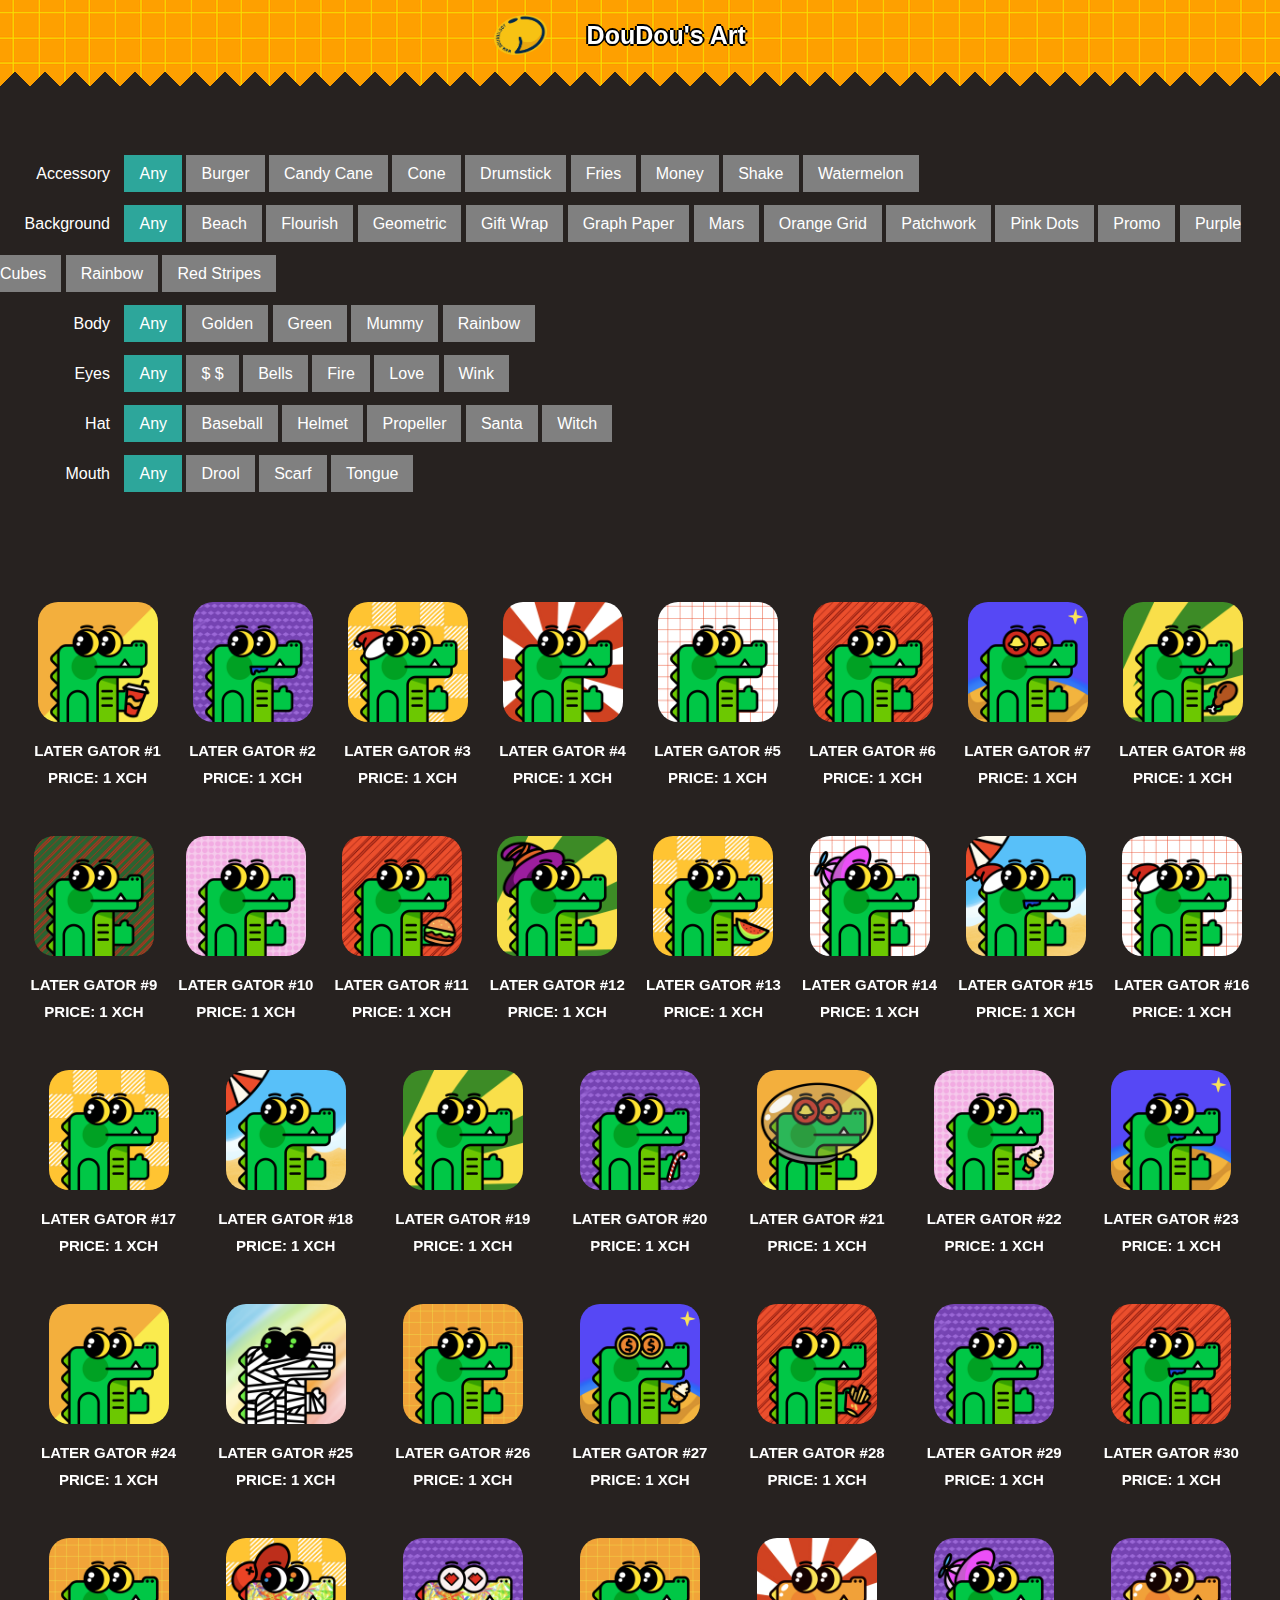
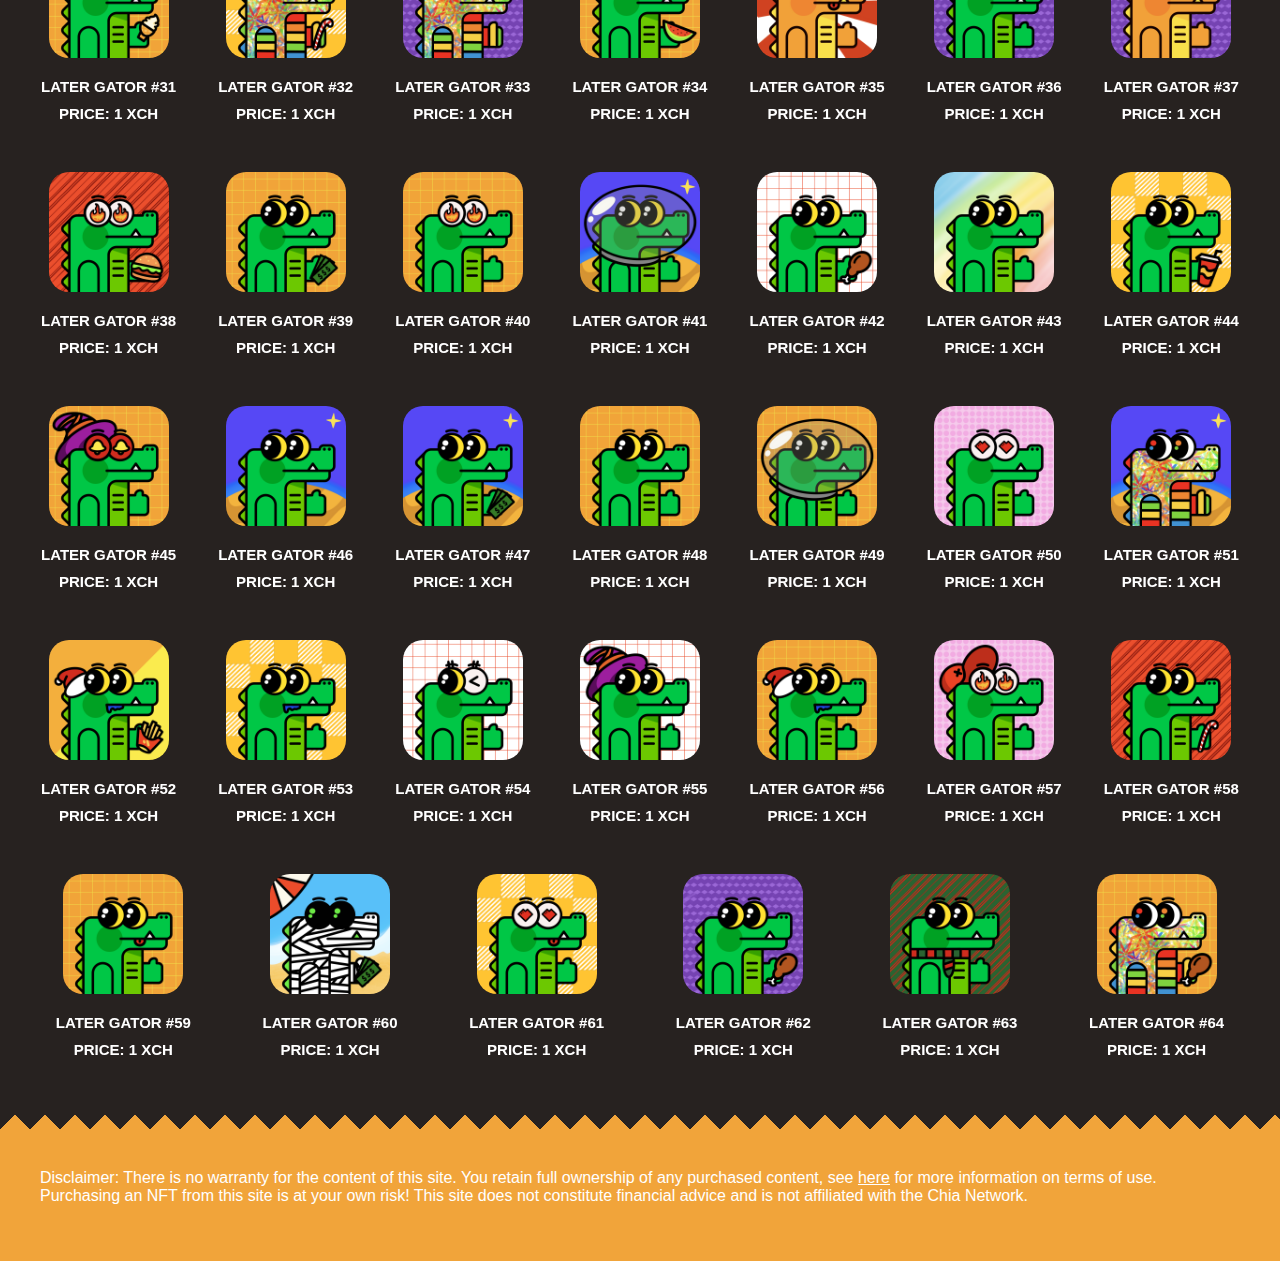
<file: docs/gators/index.html>
<!DOCTYPE html>
<html lang="en">
    <head>
        <meta charset="UTF-8">
        <meta name="viewport" content="width=device-width, initial-scale=1.0">
        <title>Later Gators - by Doudou</title>
        <link rel="stylesheet" href="../style.css">
    </head>
    <body>
        <div class="container">
            <div class="section header mini" id="first">
                <img src="../img/logo.png" alt="logo"><br />
                <div>DouDou's Art</div>
            </div>
            <br /><br /><br />
            <span class='trait'>Accessory</span>
<input type="radio" id="Accessory-All" name="cats-Accessory" value="All" checked>
<label for="Accessory-All">Any</label>
<input type="radio" id="Accessory-Burger" name="cats-Accessory" value="Accessory-Burger">
<label for="Accessory-Burger">Burger</label>
<input type="radio" id="Accessory-Candy_Cane" name="cats-Accessory" value="Accessory-Candy_Cane">
<label for="Accessory-Candy_Cane">Candy Cane</label>
<input type="radio" id="Accessory-Cone" name="cats-Accessory" value="Accessory-Cone">
<label for="Accessory-Cone">Cone</label>
<input type="radio" id="Accessory-Drumstick" name="cats-Accessory" value="Accessory-Drumstick">
<label for="Accessory-Drumstick">Drumstick</label>
<input type="radio" id="Accessory-Fries" name="cats-Accessory" value="Accessory-Fries">
<label for="Accessory-Fries">Fries</label>
<input type="radio" id="Accessory-Money" name="cats-Accessory" value="Accessory-Money">
<label for="Accessory-Money">Money</label>
<input type="radio" id="Accessory-Shake" name="cats-Accessory" value="Accessory-Shake">
<label for="Accessory-Shake">Shake</label>
<input type="radio" id="Accessory-Watermelon" name="cats-Accessory" value="Accessory-Watermelon">
<label for="Accessory-Watermelon">Watermelon</label>
<br/>
<span class='trait'>Background</span>
<input type="radio" id="Background-All" name="cats-Background" value="All" checked>
<label for="Background-All">Any</label>
<input type="radio" id="Background-Beach" name="cats-Background" value="Background-Beach">
<label for="Background-Beach">Beach</label>
<input type="radio" id="Background-Flourish" name="cats-Background" value="Background-Flourish">
<label for="Background-Flourish">Flourish</label>
<input type="radio" id="Background-Geometric" name="cats-Background" value="Background-Geometric">
<label for="Background-Geometric">Geometric</label>
<input type="radio" id="Background-Gift_Wrap" name="cats-Background" value="Background-Gift_Wrap">
<label for="Background-Gift_Wrap">Gift Wrap</label>
<input type="radio" id="Background-Graph_Paper" name="cats-Background" value="Background-Graph_Paper">
<label for="Background-Graph_Paper">Graph Paper</label>
<input type="radio" id="Background-Mars" name="cats-Background" value="Background-Mars">
<label for="Background-Mars">Mars</label>
<input type="radio" id="Background-Orange_Grid" name="cats-Background" value="Background-Orange_Grid">
<label for="Background-Orange_Grid">Orange Grid</label>
<input type="radio" id="Background-Patchwork" name="cats-Background" value="Background-Patchwork">
<label for="Background-Patchwork">Patchwork</label>
<input type="radio" id="Background-Pink_Dots" name="cats-Background" value="Background-Pink_Dots">
<label for="Background-Pink_Dots">Pink Dots</label>
<input type="radio" id="Background-Promo" name="cats-Background" value="Background-Promo">
<label for="Background-Promo">Promo</label>
<input type="radio" id="Background-Purple_Cubes" name="cats-Background" value="Background-Purple_Cubes">
<label for="Background-Purple_Cubes">Purple Cubes</label>
<input type="radio" id="Background-Rainbow" name="cats-Background" value="Background-Rainbow">
<label for="Background-Rainbow">Rainbow</label>
<input type="radio" id="Background-Red_Stripes" name="cats-Background" value="Background-Red_Stripes">
<label for="Background-Red_Stripes">Red Stripes</label>
<br/>
<span class='trait'>Body</span>
<input type="radio" id="Body-All" name="cats-Body" value="All" checked>
<label for="Body-All">Any</label>
<input type="radio" id="Body-Golden" name="cats-Body" value="Body-Golden">
<label for="Body-Golden">Golden</label>
<input type="radio" id="Body-Green" name="cats-Body" value="Body-Green">
<label for="Body-Green">Green</label>
<input type="radio" id="Body-Mummy" name="cats-Body" value="Body-Mummy">
<label for="Body-Mummy">Mummy</label>
<input type="radio" id="Body-Rainbow" name="cats-Body" value="Body-Rainbow">
<label for="Body-Rainbow">Rainbow</label>
<br/>
<span class='trait'>Eyes</span>
<input type="radio" id="Eyes-All" name="cats-Eyes" value="All" checked>
<label for="Eyes-All">Any</label>
<input type="radio" id="Eyes-$_$" name="cats-Eyes" value="Eyes-$_$">
<label for="Eyes-$_$">$ $</label>
<input type="radio" id="Eyes-Bells" name="cats-Eyes" value="Eyes-Bells">
<label for="Eyes-Bells">Bells</label>
<input type="radio" id="Eyes-Fire" name="cats-Eyes" value="Eyes-Fire">
<label for="Eyes-Fire">Fire</label>
<input type="radio" id="Eyes-Love" name="cats-Eyes" value="Eyes-Love">
<label for="Eyes-Love">Love</label>
<input type="radio" id="Eyes-Wink" name="cats-Eyes" value="Eyes-Wink">
<label for="Eyes-Wink">Wink</label>
<br/>
<span class='trait'>Hat</span>
<input type="radio" id="Hat-All" name="cats-Hat" value="All" checked>
<label for="Hat-All">Any</label>
<input type="radio" id="Hat-Baseball" name="cats-Hat" value="Hat-Baseball">
<label for="Hat-Baseball">Baseball</label>
<input type="radio" id="Hat-Helmet" name="cats-Hat" value="Hat-Helmet">
<label for="Hat-Helmet">Helmet</label>
<input type="radio" id="Hat-Propeller" name="cats-Hat" value="Hat-Propeller">
<label for="Hat-Propeller">Propeller</label>
<input type="radio" id="Hat-Santa" name="cats-Hat" value="Hat-Santa">
<label for="Hat-Santa">Santa</label>
<input type="radio" id="Hat-Witch" name="cats-Hat" value="Hat-Witch">
<label for="Hat-Witch">Witch</label>
<br/>
<span class='trait'>Mouth</span>
<input type="radio" id="Mouth-All" name="cats-Mouth" value="All" checked>
<label for="Mouth-All">Any</label>
<input type="radio" id="Mouth-Drool" name="cats-Mouth" value="Mouth-Drool">
<label for="Mouth-Drool">Drool</label>
<input type="radio" id="Mouth-Scarf" name="cats-Mouth" value="Mouth-Scarf">
<label for="Mouth-Scarf">Scarf</label>
<input type="radio" id="Mouth-Tongue" name="cats-Mouth" value="Mouth-Tongue">
<label for="Mouth-Tongue">Tongue</label>
<br/>
<br/><style>
[value="All"]:checked ~ .posts .post:not([data-category~="All"]),
[value="Accessory-Burger"]:checked ~ .posts .post:not([data-category~="Accessory-Burger"]),
[value="Accessory-Candy_Cane"]:checked ~ .posts .post:not([data-category~="Accessory-Candy_Cane"]),
[value="Accessory-Cone"]:checked ~ .posts .post:not([data-category~="Accessory-Cone"]),
[value="Accessory-Drumstick"]:checked ~ .posts .post:not([data-category~="Accessory-Drumstick"]),
[value="Accessory-Fries"]:checked ~ .posts .post:not([data-category~="Accessory-Fries"]),
[value="Accessory-Money"]:checked ~ .posts .post:not([data-category~="Accessory-Money"]),
[value="Accessory-Shake"]:checked ~ .posts .post:not([data-category~="Accessory-Shake"]),
[value="Accessory-Watermelon"]:checked ~ .posts .post:not([data-category~="Accessory-Watermelon"]),
[value="Background-Beach"]:checked ~ .posts .post:not([data-category~="Background-Beach"]),
[value="Background-Flourish"]:checked ~ .posts .post:not([data-category~="Background-Flourish"]),
[value="Background-Geometric"]:checked ~ .posts .post:not([data-category~="Background-Geometric"]),
[value="Background-Gift_Wrap"]:checked ~ .posts .post:not([data-category~="Background-Gift_Wrap"]),
[value="Background-Graph_Paper"]:checked ~ .posts .post:not([data-category~="Background-Graph_Paper"]),
[value="Background-Mars"]:checked ~ .posts .post:not([data-category~="Background-Mars"]),
[value="Background-Orange_Grid"]:checked ~ .posts .post:not([data-category~="Background-Orange_Grid"]),
[value="Background-Patchwork"]:checked ~ .posts .post:not([data-category~="Background-Patchwork"]),
[value="Background-Pink_Dots"]:checked ~ .posts .post:not([data-category~="Background-Pink_Dots"]),
[value="Background-Promo"]:checked ~ .posts .post:not([data-category~="Background-Promo"]),
[value="Background-Purple_Cubes"]:checked ~ .posts .post:not([data-category~="Background-Purple_Cubes"]),
[value="Background-Rainbow"]:checked ~ .posts .post:not([data-category~="Background-Rainbow"]),
[value="Background-Red_Stripes"]:checked ~ .posts .post:not([data-category~="Background-Red_Stripes"]),
[value="Body-Golden"]:checked ~ .posts .post:not([data-category~="Body-Golden"]),
[value="Body-Green"]:checked ~ .posts .post:not([data-category~="Body-Green"]),
[value="Body-Mummy"]:checked ~ .posts .post:not([data-category~="Body-Mummy"]),
[value="Body-Rainbow"]:checked ~ .posts .post:not([data-category~="Body-Rainbow"]),
[value="Eyes-$_$"]:checked ~ .posts .post:not([data-category~="Eyes-$_$"]),
[value="Eyes-Bells"]:checked ~ .posts .post:not([data-category~="Eyes-Bells"]),
[value="Eyes-Fire"]:checked ~ .posts .post:not([data-category~="Eyes-Fire"]),
[value="Eyes-Love"]:checked ~ .posts .post:not([data-category~="Eyes-Love"]),
[value="Eyes-Wink"]:checked ~ .posts .post:not([data-category~="Eyes-Wink"]),
[value="Hat-Baseball"]:checked ~ .posts .post:not([data-category~="Hat-Baseball"]),
[value="Hat-Helmet"]:checked ~ .posts .post:not([data-category~="Hat-Helmet"]),
[value="Hat-Propeller"]:checked ~ .posts .post:not([data-category~="Hat-Propeller"]),
[value="Hat-Santa"]:checked ~ .posts .post:not([data-category~="Hat-Santa"]),
[value="Hat-Witch"]:checked ~ .posts .post:not([data-category~="Hat-Witch"]),
[value="Mouth-Drool"]:checked ~ .posts .post:not([data-category~="Mouth-Drool"]),
[value="Mouth-Scarf"]:checked ~ .posts .post:not([data-category~="Mouth-Scarf"]),
[value="Mouth-Tongue"]:checked ~ .posts .post:not([data-category~="Mouth-Tongue"])
{ display: none; }
</style>

            <div id="third" class="listing_main section gater_prev posts">
                <div class="card post" data-category="All All Background-Geometric Body-Green Accessory-Shake">
    <img src="../gators/1.png" alt="Image of an alligator">
    <span>Later Gator #1</span>
    <span>Price: 1 XCH</span>
</div>
<div class="card post" data-category="All All Background-Purple_Cubes Body-Green Mouth-Drool">
    <img src="../gators/2.png" alt="Image of an alligator">
    <span>Later Gator #2</span>
    <span>Price: 1 XCH</span>
</div>
<div class="card post" data-category="All All Background-Patchwork Body-Green Hat-Santa">
    <img src="../gators/3.png" alt="Image of an alligator">
    <span>Later Gator #3</span>
    <span>Price: 1 XCH</span>
</div>
<div class="card post" data-category="All All Background-Promo Body-Green">
    <img src="../gators/4.png" alt="Image of an alligator">
    <span>Later Gator #4</span>
    <span>Price: 1 XCH</span>
</div>
<div class="card post" data-category="All All Background-Graph_Paper Body-Green">
    <img src="../gators/5.png" alt="Image of an alligator">
    <span>Later Gator #5</span>
    <span>Price: 1 XCH</span>
</div>
<div class="card post" data-category="All All Background-Red_Stripes Body-Green">
    <img src="../gators/6.png" alt="Image of an alligator">
    <span>Later Gator #6</span>
    <span>Price: 1 XCH</span>
</div>
<div class="card post" data-category="All All Background-Mars Body-Green Eyes-Bells">
    <img src="../gators/7.png" alt="Image of an alligator">
    <span>Later Gator #7</span>
    <span>Price: 1 XCH</span>
</div>
<div class="card post" data-category="All All Background-Flourish Body-Green Accessory-Drumstick Mouth-Tongue">
    <img src="../gators/8.png" alt="Image of an alligator">
    <span>Later Gator #8</span>
    <span>Price: 1 XCH</span>
</div>
<div class="card post" data-category="All All Background-Gift_Wrap Body-Green">
    <img src="../gators/9.png" alt="Image of an alligator">
    <span>Later Gator #9</span>
    <span>Price: 1 XCH</span>
</div>
<div class="card post" data-category="All All Background-Pink_Dots Body-Green">
    <img src="../gators/10.png" alt="Image of an alligator">
    <span>Later Gator #10</span>
    <span>Price: 1 XCH</span>
</div>
<div class="card post" data-category="All All Background-Red_Stripes Body-Green Accessory-Burger">
    <img src="../gators/11.png" alt="Image of an alligator">
    <span>Later Gator #11</span>
    <span>Price: 1 XCH</span>
</div>
<div class="card post" data-category="All All Background-Flourish Hat-Witch Body-Green">
    <img src="../gators/12.png" alt="Image of an alligator">
    <span>Later Gator #12</span>
    <span>Price: 1 XCH</span>
</div>
<div class="card post" data-category="All All Background-Patchwork Body-Green Accessory-Watermelon">
    <img src="../gators/13.png" alt="Image of an alligator">
    <span>Later Gator #13</span>
    <span>Price: 1 XCH</span>
</div>
<div class="card post" data-category="All All Background-Graph_Paper Hat-Propeller Body-Green">
    <img src="../gators/14.png" alt="Image of an alligator">
    <span>Later Gator #14</span>
    <span>Price: 1 XCH</span>
</div>
<div class="card post" data-category="All All Background-Beach Body-Green Mouth-Drool Hat-Santa">
    <img src="../gators/15.png" alt="Image of an alligator">
    <span>Later Gator #15</span>
    <span>Price: 1 XCH</span>
</div>
<div class="card post" data-category="All All Background-Graph_Paper Body-Green Hat-Santa">
    <img src="../gators/16.png" alt="Image of an alligator">
    <span>Later Gator #16</span>
    <span>Price: 1 XCH</span>
</div>
<div class="card post" data-category="All All Background-Patchwork Body-Green">
    <img src="../gators/17.png" alt="Image of an alligator">
    <span>Later Gator #17</span>
    <span>Price: 1 XCH</span>
</div>
<div class="card post" data-category="All All Background-Beach Body-Green">
    <img src="../gators/18.png" alt="Image of an alligator">
    <span>Later Gator #18</span>
    <span>Price: 1 XCH</span>
</div>
<div class="card post" data-category="All All Background-Flourish Body-Green">
    <img src="../gators/19.png" alt="Image of an alligator">
    <span>Later Gator #19</span>
    <span>Price: 1 XCH</span>
</div>
<div class="card post" data-category="All All Background-Purple_Cubes Body-Green Accessory-Candy_Cane">
    <img src="../gators/20.png" alt="Image of an alligator">
    <span>Later Gator #20</span>
    <span>Price: 1 XCH</span>
</div>
<div class="card post" data-category="All All Background-Geometric Body-Green Eyes-Bells Hat-Helmet">
    <img src="../gators/21.png" alt="Image of an alligator">
    <span>Later Gator #21</span>
    <span>Price: 1 XCH</span>
</div>
<div class="card post" data-category="All All Background-Pink_Dots Body-Green Accessory-Cone">
    <img src="../gators/22.png" alt="Image of an alligator">
    <span>Later Gator #22</span>
    <span>Price: 1 XCH</span>
</div>
<div class="card post" data-category="All All Background-Mars Body-Green Mouth-Drool">
    <img src="../gators/23.png" alt="Image of an alligator">
    <span>Later Gator #23</span>
    <span>Price: 1 XCH</span>
</div>
<div class="card post" data-category="All All Background-Geometric Body-Green">
    <img src="../gators/24.png" alt="Image of an alligator">
    <span>Later Gator #24</span>
    <span>Price: 1 XCH</span>
</div>
<div class="card post" data-category="All All Background-Rainbow Body-Mummy">
    <img src="../gators/25.png" alt="Image of an alligator">
    <span>Later Gator #25</span>
    <span>Price: 1 XCH</span>
</div>
<div class="card post" data-category="All All Background-Orange_Grid Body-Green">
    <img src="../gators/26.png" alt="Image of an alligator">
    <span>Later Gator #26</span>
    <span>Price: 1 XCH</span>
</div>
<div class="card post" data-category="All All Background-Mars Body-Green Accessory-Cone Eyes-$_$">
    <img src="../gators/27.png" alt="Image of an alligator">
    <span>Later Gator #27</span>
    <span>Price: 1 XCH</span>
</div>
<div class="card post" data-category="All All Background-Red_Stripes Body-Green Accessory-Fries">
    <img src="../gators/28.png" alt="Image of an alligator">
    <span>Later Gator #28</span>
    <span>Price: 1 XCH</span>
</div>
<div class="card post" data-category="All All Background-Purple_Cubes Body-Green">
    <img src="../gators/29.png" alt="Image of an alligator">
    <span>Later Gator #29</span>
    <span>Price: 1 XCH</span>
</div>
<div class="card post" data-category="All All Background-Red_Stripes Body-Green Mouth-Drool">
    <img src="../gators/30.png" alt="Image of an alligator">
    <span>Later Gator #30</span>
    <span>Price: 1 XCH</span>
</div>
<div class="card post" data-category="All All Background-Orange_Grid Body-Green Accessory-Cone">
    <img src="../gators/31.png" alt="Image of an alligator">
    <span>Later Gator #31</span>
    <span>Price: 1 XCH</span>
</div>
<div class="card post" data-category="All All Background-Patchwork Hat-Baseball Body-Rainbow Accessory-Candy_Cane">
    <img src="../gators/32.png" alt="Image of an alligator">
    <span>Later Gator #32</span>
    <span>Price: 1 XCH</span>
</div>
<div class="card post" data-category="All All Background-Purple_Cubes Body-Rainbow Eyes-Love">
    <img src="../gators/33.png" alt="Image of an alligator">
    <span>Later Gator #33</span>
    <span>Price: 1 XCH</span>
</div>
<div class="card post" data-category="All All Background-Orange_Grid Body-Green Accessory-Watermelon">
    <img src="../gators/34.png" alt="Image of an alligator">
    <span>Later Gator #34</span>
    <span>Price: 1 XCH</span>
</div>
<div class="card post" data-category="All All Background-Promo Body-Golden Mouth-Tongue">
    <img src="../gators/35.png" alt="Image of an alligator">
    <span>Later Gator #35</span>
    <span>Price: 1 XCH</span>
</div>
<div class="card post" data-category="All All Background-Purple_Cubes Hat-Propeller Body-Green">
    <img src="../gators/36.png" alt="Image of an alligator">
    <span>Later Gator #36</span>
    <span>Price: 1 XCH</span>
</div>
<div class="card post" data-category="All All Background-Purple_Cubes Body-Golden">
    <img src="../gators/37.png" alt="Image of an alligator">
    <span>Later Gator #37</span>
    <span>Price: 1 XCH</span>
</div>
<div class="card post" data-category="All All Background-Red_Stripes Body-Green Accessory-Burger Eyes-Fire">
    <img src="../gators/38.png" alt="Image of an alligator">
    <span>Later Gator #38</span>
    <span>Price: 1 XCH</span>
</div>
<div class="card post" data-category="All All Background-Orange_Grid Body-Green Accessory-Money">
    <img src="../gators/39.png" alt="Image of an alligator">
    <span>Later Gator #39</span>
    <span>Price: 1 XCH</span>
</div>
<div class="card post" data-category="All All Background-Orange_Grid Body-Green Eyes-Fire">
    <img src="../gators/40.png" alt="Image of an alligator">
    <span>Later Gator #40</span>
    <span>Price: 1 XCH</span>
</div>
<div class="card post" data-category="All All Background-Mars Body-Green Hat-Helmet">
    <img src="../gators/41.png" alt="Image of an alligator">
    <span>Later Gator #41</span>
    <span>Price: 1 XCH</span>
</div>
<div class="card post" data-category="All All Background-Graph_Paper Body-Green Accessory-Drumstick">
    <img src="../gators/42.png" alt="Image of an alligator">
    <span>Later Gator #42</span>
    <span>Price: 1 XCH</span>
</div>
<div class="card post" data-category="All All Background-Rainbow Body-Green">
    <img src="../gators/43.png" alt="Image of an alligator">
    <span>Later Gator #43</span>
    <span>Price: 1 XCH</span>
</div>
<div class="card post" data-category="All All Background-Patchwork Body-Green Accessory-Shake">
    <img src="../gators/44.png" alt="Image of an alligator">
    <span>Later Gator #44</span>
    <span>Price: 1 XCH</span>
</div>
<div class="card post" data-category="All All Background-Orange_Grid Hat-Witch Body-Green Eyes-Bells">
    <img src="../gators/45.png" alt="Image of an alligator">
    <span>Later Gator #45</span>
    <span>Price: 1 XCH</span>
</div>
<div class="card post" data-category="All All Background-Mars Body-Green">
    <img src="../gators/46.png" alt="Image of an alligator">
    <span>Later Gator #46</span>
    <span>Price: 1 XCH</span>
</div>
<div class="card post" data-category="All All Background-Mars Body-Green Accessory-Money">
    <img src="../gators/47.png" alt="Image of an alligator">
    <span>Later Gator #47</span>
    <span>Price: 1 XCH</span>
</div>
<div class="card post" data-category="All All Background-Orange_Grid Body-Green">
    <img src="../gators/48.png" alt="Image of an alligator">
    <span>Later Gator #48</span>
    <span>Price: 1 XCH</span>
</div>
<div class="card post" data-category="All All Background-Orange_Grid Body-Green Hat-Helmet">
    <img src="../gators/49.png" alt="Image of an alligator">
    <span>Later Gator #49</span>
    <span>Price: 1 XCH</span>
</div>
<div class="card post" data-category="All All Background-Pink_Dots Body-Green Eyes-Love">
    <img src="../gators/50.png" alt="Image of an alligator">
    <span>Later Gator #50</span>
    <span>Price: 1 XCH</span>
</div>
<div class="card post" data-category="All All Background-Mars Body-Rainbow">
    <img src="../gators/51.png" alt="Image of an alligator">
    <span>Later Gator #51</span>
    <span>Price: 1 XCH</span>
</div>
<div class="card post" data-category="All All Background-Geometric Body-Green Accessory-Fries Mouth-Drool Hat-Santa">
    <img src="../gators/52.png" alt="Image of an alligator">
    <span>Later Gator #52</span>
    <span>Price: 1 XCH</span>
</div>
<div class="card post" data-category="All All Background-Patchwork Body-Green Mouth-Drool">
    <img src="../gators/53.png" alt="Image of an alligator">
    <span>Later Gator #53</span>
    <span>Price: 1 XCH</span>
</div>
<div class="card post" data-category="All All Background-Graph_Paper Body-Green Eyes-Wink">
    <img src="../gators/54.png" alt="Image of an alligator">
    <span>Later Gator #54</span>
    <span>Price: 1 XCH</span>
</div>
<div class="card post" data-category="All All Background-Graph_Paper Hat-Witch Body-Green">
    <img src="../gators/55.png" alt="Image of an alligator">
    <span>Later Gator #55</span>
    <span>Price: 1 XCH</span>
</div>
<div class="card post" data-category="All All Background-Orange_Grid Body-Green Mouth-Drool Hat-Santa">
    <img src="../gators/56.png" alt="Image of an alligator">
    <span>Later Gator #56</span>
    <span>Price: 1 XCH</span>
</div>
<div class="card post" data-category="All All Background-Pink_Dots Hat-Baseball Body-Green Eyes-Fire">
    <img src="../gators/57.png" alt="Image of an alligator">
    <span>Later Gator #57</span>
    <span>Price: 1 XCH</span>
</div>
<div class="card post" data-category="All All Background-Red_Stripes Body-Green Accessory-Candy_Cane">
    <img src="../gators/58.png" alt="Image of an alligator">
    <span>Later Gator #58</span>
    <span>Price: 1 XCH</span>
</div>
<div class="card post" data-category="All All Background-Orange_Grid Body-Green Mouth-Tongue">
    <img src="../gators/59.png" alt="Image of an alligator">
    <span>Later Gator #59</span>
    <span>Price: 1 XCH</span>
</div>
<div class="card post" data-category="All All Background-Beach Body-Mummy Accessory-Money">
    <img src="../gators/60.png" alt="Image of an alligator">
    <span>Later Gator #60</span>
    <span>Price: 1 XCH</span>
</div>
<div class="card post" data-category="All All Background-Patchwork Body-Green Eyes-Love Mouth-Tongue">
    <img src="../gators/61.png" alt="Image of an alligator">
    <span>Later Gator #61</span>
    <span>Price: 1 XCH</span>
</div>
<div class="card post" data-category="All All Background-Purple_Cubes Body-Green Accessory-Drumstick">
    <img src="../gators/62.png" alt="Image of an alligator">
    <span>Later Gator #62</span>
    <span>Price: 1 XCH</span>
</div>
<div class="card post" data-category="All All Background-Gift_Wrap Body-Green Mouth-Scarf">
    <img src="../gators/63.png" alt="Image of an alligator">
    <span>Later Gator #63</span>
    <span>Price: 1 XCH</span>
</div>
<div class="card post" data-category="All All Background-Orange_Grid Body-Rainbow Accessory-Drumstick">
    <img src="../gators/64.png" alt="Image of an alligator">
    <span>Later Gator #64</span>
    <span>Price: 1 XCH</span>
</div>
            </div>

            <div class="green_foot footer">
                <p>
                    Disclaimer: There is no warranty for the content of this site.
                    You retain full ownership of any purchased content, see <a href="https://doudou.soy/terms">here</a> for more information on terms of use.
                    Purchasing an NFT from this site is at your own risk! This site does not constitute financial advice and is not affiliated with the Chia Network.
                </p>   
            </div>
        </div>
    </body>
</html>
</file>
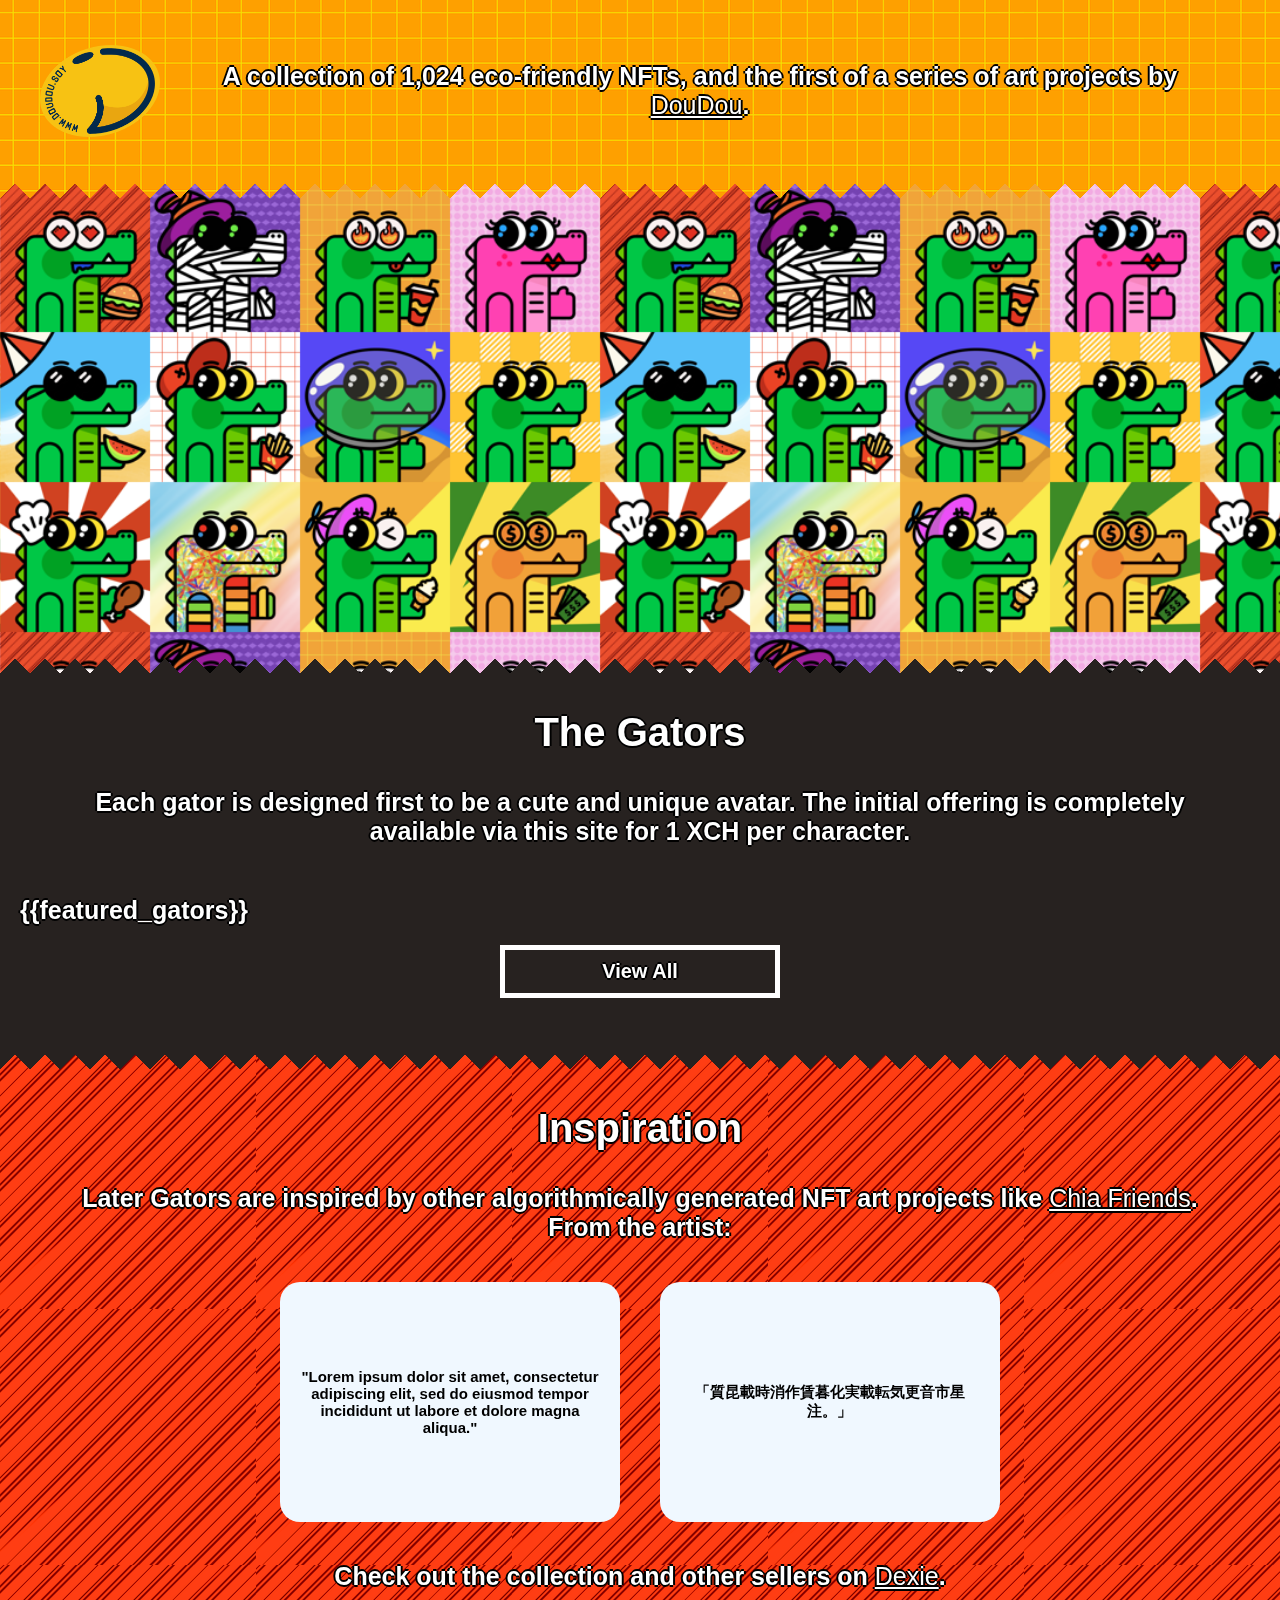
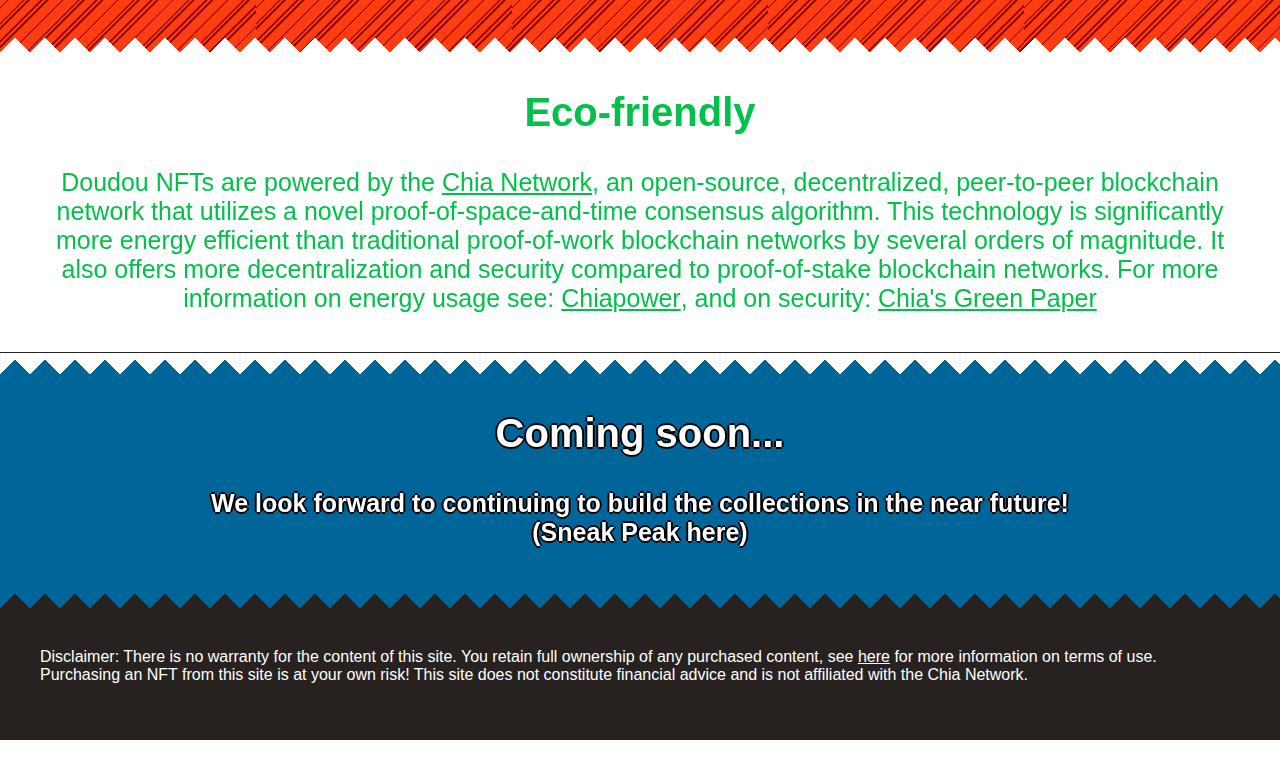
<file: docs/home.html>
<!DOCTYPE html>
<html lang="en">
    <head>
        <meta charset="UTF-8">
        <meta name="viewport" content="width=device-width, initial-scale=1.0">
        <title>Later Gators - by Doudou</title>
        <link rel="stylesheet" href="style.css">
    </head>
    <body>
        <div class="container">
            <div class="section header" id="first">
                <!-- <h2>Doudou Art</h2> -->
                <img src="img/logo.png" alt="logo"><br />
                <div>
                    A collection of 1,024 eco-friendly NFTs, and the first of a series of art projects by <a target="_blank" href="https://twitter.com/doudousoy">DouDou</a>.
                </div>
            </div>
            <div class="section content" id="second">
            </div>
            <div class="section content" id="third">
                <div class="inner">
                    <h2>The Gators</h2>
                    <div class="prev">
                        Each gator is designed first to be a cute and unique avatar. The initial offering is completely available via this site for 1 XCH per character.
                    </div>
                    <div class="gater_prev">
                        {{featured_gators}}
                    </div>
                    <a href="gators" class="g_button">
                        View All
                    </a>
                </div>
            </div>
            <div class="section more_info" id="fourth">
                <div class="inner">
                    <h2>Inspiration</h2>
                    <div>
                        Later Gators are inspired by other algorithmically generated NFT art projects like <a href="https://chiafriends.xyz">Chia Friends</a>.</div>
                        From the artist:
                    <div class="from_art">
                        <p>
                            "Lorem ipsum dolor sit amet, consectetur adipiscing elit, sed do eiusmod tempor incididunt ut labore et dolore magna aliqua."
                        </p>
                        <p>
                            「質昆載時消作賃暮化実載転気更音市星注。」
                        </p>
                    </div>
                    <div>Check out the collection and other sellers on <a href="https://dexie.space">Dexie</a>.
                    </div>
                </div>
            </div>
            <div class="section" id="fifth">
                <div class="inner">
                    <h2>Eco-friendly</h2>
                    <div>
                        Doudou NFTs are powered by the <a href="https://chia.net">Chia Network</a>, an open-source, decentralized, peer-to-peer blockchain network that utilizes a novel proof-of-space-and-time consensus algorithm. This technology is significantly more energy efficient than traditional proof-of-work blockchain networks by several orders of magnitude. It also offers more decentralization and security compared to proof-of-stake blockchain networks. For more information on energy usage see: <a href="https://chiapower.org/">Chiapower</a>, and on security: <a href="https://www.chia.net/greenpaper/">Chia's Green Paper</a>
                    </div>
                    <!-- <h2>On-Chain Royalties</h2>
                    <div>
                        (Some info about this), going back to the project, and secured via the Chia NFT1 standard.
                    </div> -->
                </div>
            </div>
            <div class="section next_col" id="sixth">
                <div class="inner">
                    <h2>Coming soon...</h2>
                    <div>
                        We look forward to continuing to build the collections in the near future!</div>
                    (Sneak Peak here)
                    </div>
                </div>
            </div>
            <div class="footer">
                <p>
                    Disclaimer: There is no warranty for the content of this site.
                    You retain full ownership of any purchased content, see <a href="https://doudou.soy/terms">here</a> for more information on terms of use.
                    Purchasing an NFT from this site is at your own risk! This site does not constitute financial advice and is not affiliated with the Chia Network.
                </p>   
            </div>
        </div>
    </body>
</html>
</file>
<file: docs/style.css>
html {
    font-size: 100%;
    -webkit-text-size-adjust: 100%;
    -ms-text-size-adjust: 100%;
    margin: 0;
    padding: 0;
}

body {
    /* background-color: aqua; */
    font-family: Arial, Helvetica, sans-serif;
    margin: 0;
}

a {
    /* color: #006699; */
    color: white;
    font-weight: 200;
    /* text-decoration: none; */
}

.header {

}

#first {
    background: url("img/Background-2.png");
    /* background-color: #006699; */
    background-repeat: repeat;
    z-index: 6;
    padding: 40px;
    padding-top: 70px;
    padding-bottom: 70px;
}

#first div {
    padding-left: 40px;
    padding-right: 40px;
}

#first img {
    width: 120px;
    height: auto;
}

#second {
    background: url("img/originals.png");
    background-size: 600px 450px;
    z-index: 5;
    min-height: 500px;
}

#third {
    z-index: 4;
    padding-left: 20px;
    padding-right: 20px;
}

#fourth {
    background: url("img/Background-7.png");
    background-repeat: repeat;
    z-index: 3;
}

#fifth {
    color: #03c04a;
    background-color: white;
    z-index: 2;
    font-weight: 400;
    text-shadow: none;
}

#fifth a {
    color: #03c04a;
}

@media screen and (max-width: 500px) {
    #second {
        background-size: 300px 225px;
    }
    #fifth {
        font-size: 18px;
    }
    #first {
        padding-left: 20px;
        padding-right: 20px;
        font-size: 20px;
    }
    #first div {
        padding-left: 0px;
        padding-right: 0px;
    }
    #first img {
        width: 100px;
        padding-right: 10px;
    }
    #second {
        height: 400px;
        min-height: 400px;
    }
}

#sixth {
    background-color: #006699;
    z-index: 1;
}


.section {
    padding: 40px;
    padding-top: 20px;
    padding-bottom: 70px;

    /* -webkit-text-stroke: 1px black; width and color */
    text-align: center;
    box-sizing: border-box;
    /* padding: 40px; */
    width: 100%;
    min-height: 200px;
    position: relative;
   background: #272220;
   color: white;
   font-size: 25px;
   display:flex;
    justify-content: center;
    align-items:center;
    font-weight: 800;
    /* text-shadow: 2px 4px 3px rgba(0,0,0,0.3); */
    text-shadow: 2px 0 0 #000, 0 -2px 0 #000, 0 2px 0 #000, -2px 0 0 #000;

}

.section h2 {
    font-size: 40px;
    font-weight: 600;
}

.section {
    margin-top: -25px;
    -webkit-mask-image: linear-gradient(0deg, transparent 30px, white 30px), linear-gradient(-135deg, white 15px, transparent 15px), linear-gradient(135deg, white 15px, transparent 15px);
    -webkit-mask-position: left bottom;
    -webkit-mask-repeat: repeat-x;
    -webkit-mask-size: 100% 100%, 30px 30px, 30px 30px;
    background-size: cover;
  }

  .footer {
    background: #272220;
    color: white;
    padding: 40px;
    display: inline-block;
    margin-top: -25px;
  }

#third .prev {
    margin-bottom: 50px;
    padding-left: 20px;
    padding-right: 20px;
}

.gater_prev {
    display: flex;
    flex-wrap: wrap;
}

.gater_prev div {
    display: flex;
    flex-direction: column;
    margin-left: auto;
    margin-right: auto;
    margin-bottom: 20px;
    cursor: pointer;
    box-sizing: border-box;
    padding: 5px;
    border: 5px solid #272220;
}

.gater_prev img {
    margin: auto;
    width: 120px;
    height: 120px;
    border-radius: 20px;
}

.gater_prev div:hover {
    border: 5px solid white;
}

.gater_prev span:nth-child(2) {
    padding-top: 20px;
}

.gater_prev span {
    font-size: 20px;
    font-weight: 600;
    margin-bottom: 10px;
    text-shadow: none;
    text-transform: uppercase;
    font-size: 15px;
    /* font-family: 'Times New Roman', Times, serif; */
}

.g_button {
    /* background-color: #006699; */
    color: white;
    border: 5px solid white;
    width: 250px;
    padding: 10px;
    margin-left: auto;
    margin-right: auto;
    margin-top: 20px;
    margin-bottom: 10px;
    font-size: 20px;
    font-weight: 600;
    cursor: pointer;
    display: block;
    text-decoration: none;
}

.g_button:hover {
    background-color: white;
    color: black;
    text-shadow: none;
}

.from_art {
    display: flex;
    flex-wrap: wrap;
    justify-content: center;
    align-items: center;
    margin-top: 20px;
    margin-bottom: 20px;
}

.from_art p {
    display: flex;
    justify-content: center;
    align-content: center;
    flex-direction: column;
    padding: 20px;
    font-size: 20px;
    font-weight: 600;
    margin-bottom: 10px;
    text-shadow: none;
    font-size: 15px;
    background-color: aliceblue;
    border-radius: 20px;
    color: black;
    width: 300px;
    min-height: 200px;
    margin: 20px;
}

.listing_main {
    padding: 40px;
    padding-top: 100px;
}

.green_foot.footer {
    background-color: #f1a43a;
}

#first.header.mini {
    min-height: 120px;
    height: 120px;
    padding-top: 10px;
    padding-bottom: 10px;
}

#first.header.mini img {
    height: 40px;
    width: auto;
}

.sidebar {
    z-index: 9;
    position: absolute;
    background-color: #03c04a;
}

.container input {
    display:block;
}

.container {
    background: #272220;
    color: white;
}

input[type="radio"] {
    position: fixed;
    opacity: 0;
    pointer-events: none;
  }

input[type="radio"]:checked + label {
    background-color: rgba(49, 245, 228, 0.629);
}

.container {
}

label {
    line-height: 50px;
    background-color: gray;
    padding: 10px;
    padding-left: 15px;
    padding-right: 15px;
    width: 200px;
    height: 50px;
    cursor: pointer;
}

span.trait {
    width: 100px;
    /* border: 2px solid black; */
    padding: 10px;
    text-align: right;
    display: inline-block;
}
</file>
